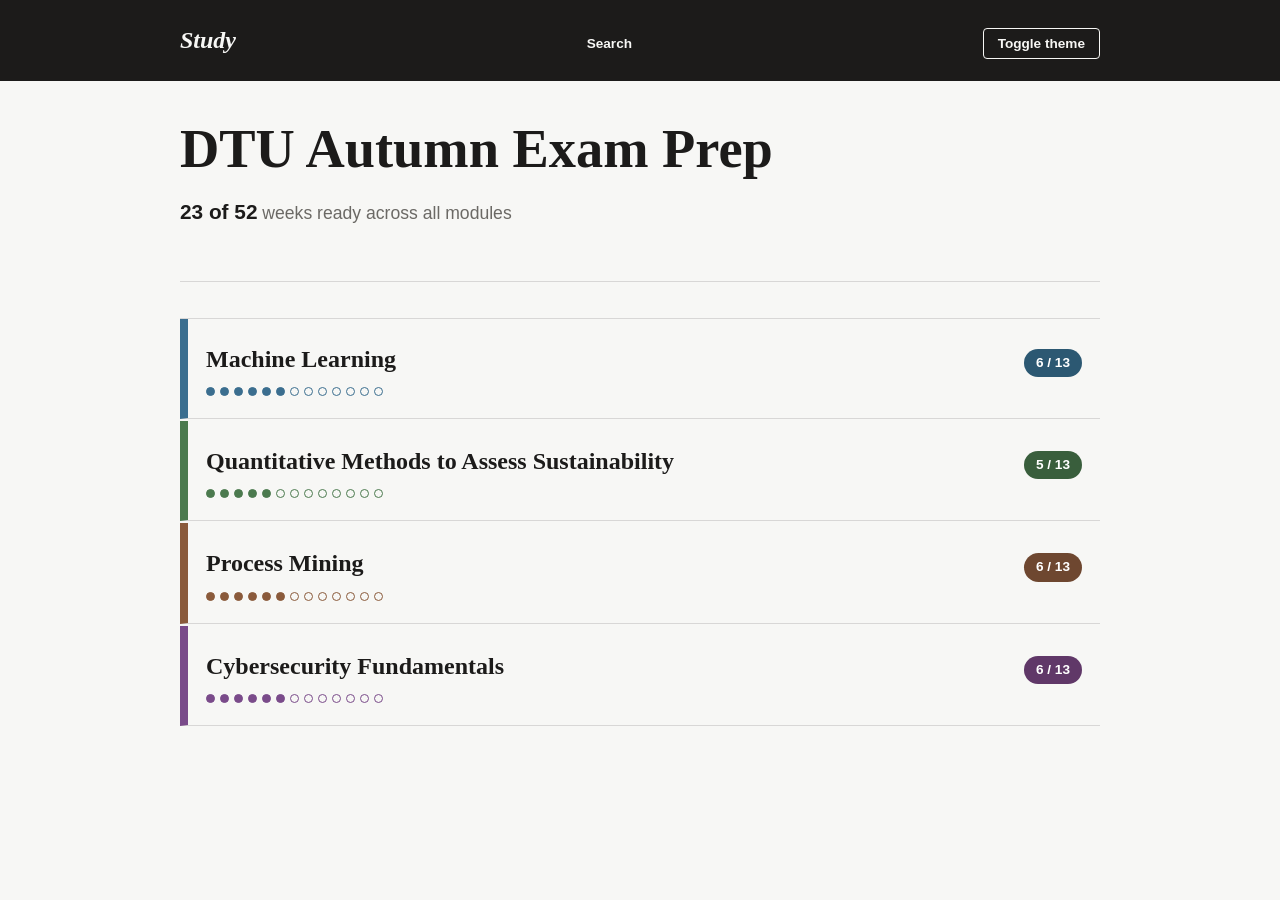
<file: index.html>
<!doctype html>
<html lang="en">
<head>
  <meta charset="utf-8" />
  <meta name="viewport" content="width=device-width, initial-scale=1" />
  <title>Study</title>
  <!--
    Applies any stored theme override before first paint, and shows a hint
    if the page was opened directly via file:// instead of a local server.
    Both run as a classic script, not a module — browsers block js/*.js
    (type="module") entirely under file://, so only a plain <script> like
    this one is guaranteed to run there.
  -->
  <script>
    (function () {
      try {
        var state = JSON.parse(localStorage.getItem("studysite:v1"));
        if (state && (state.theme === "light" || state.theme === "dark")) {
          document.documentElement.setAttribute("data-theme", state.theme);
        }
      } catch (e) {}
      if (location.protocol === "file:") {
        document.addEventListener("DOMContentLoaded", function () {
          var hint = document.createElement("p");
          hint.className = "fatal-error";
          hint.textContent = "You're opening this file directly — run it through a local server (see the README) so it can load its data.";
          document.body.insertBefore(hint, document.body.firstChild);
        });
      }
    })();
  </script>
  <link rel="stylesheet" href="css/common.css" />
</head>
<body>
  <header class="site-header">
    <div class="site-header__inner">
      <span class="site-header__name">Study</span>
      <a class="header-search-link" href="search.html">Search</a>
      <button class="theme-toggle" type="button" data-theme-toggle>Toggle theme</button>
    </div>
  </header>

  <div class="page">
    <main>
      <div class="hero">
        <h1 class="hero__title">DTU Autumn Exam Prep</h1>
        <p class="hero__stat" id="hero-stat"></p>
      </div>

      <ul class="module-list" id="module-list"></ul>
    </main>
  </div>

  <script type="module" src="js/common.js"></script>
  <script type="module" src="js/home.js"></script>
</body>
</html>
</file>
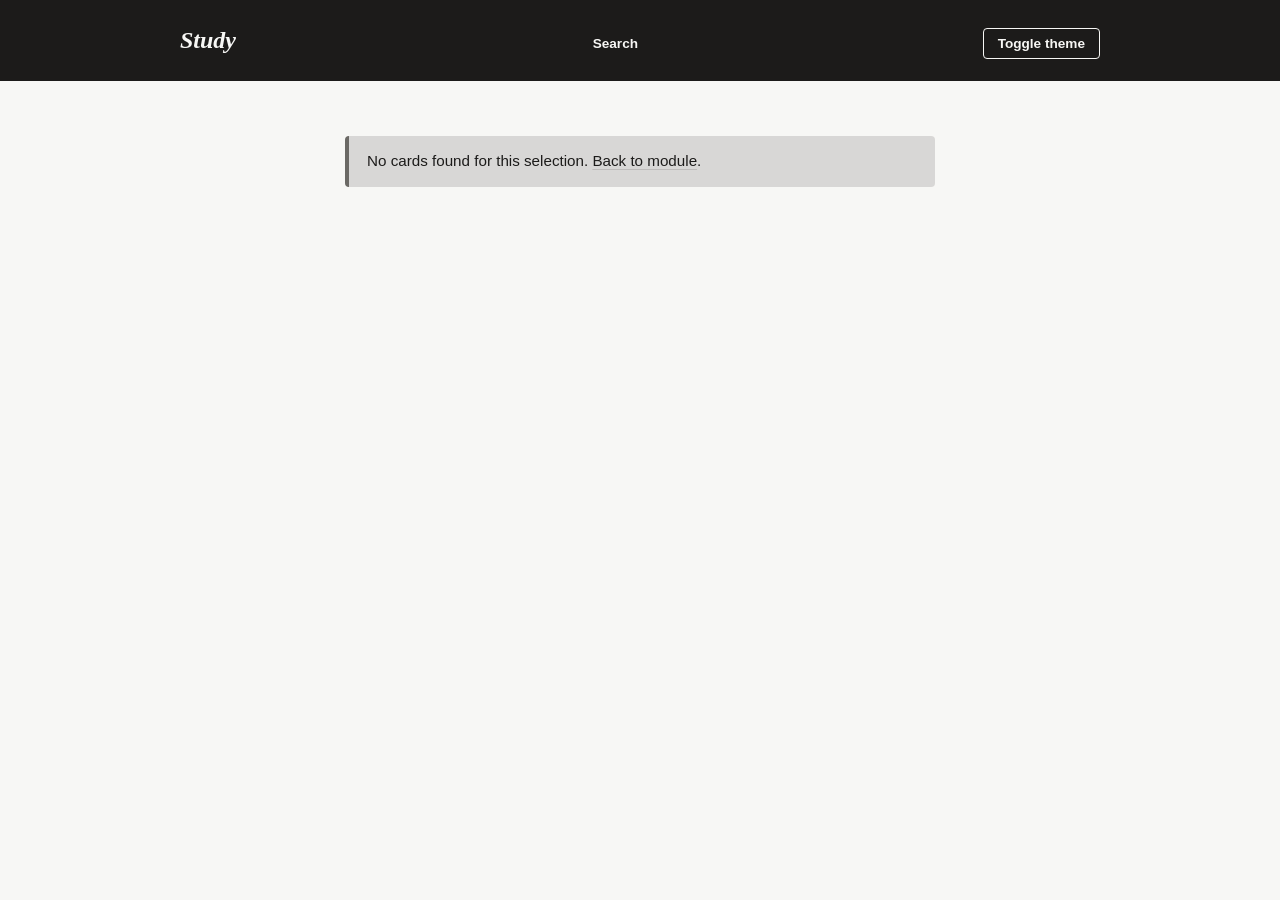
<file: flashcards.html>
<!doctype html>
<html lang="en">
<head>
  <meta charset="utf-8" />
  <meta name="viewport" content="width=device-width, initial-scale=1" />
  <title>Study</title>
  <!--
    Applies any stored theme override before first paint, and shows a hint
    if the page was opened directly via file:// instead of a local server.
    Both run as a classic script, not a module — browsers block js/*.js
    (type="module") entirely under file://, so only a plain <script> like
    this one is guaranteed to run there.
  -->
  <script>
    (function () {
      try {
        var state = JSON.parse(localStorage.getItem("studysite:v1"));
        if (state && (state.theme === "light" || state.theme === "dark")) {
          document.documentElement.setAttribute("data-theme", state.theme);
        }
      } catch (e) {}
      if (location.protocol === "file:") {
        document.addEventListener("DOMContentLoaded", function () {
          var hint = document.createElement("p");
          hint.className = "fatal-error";
          hint.textContent = "You're opening this file directly — run it through a local server (see the README) so it can load its data.";
          document.body.insertBefore(hint, document.body.firstChild);
        });
      }
    })();
  </script>
  <link rel="stylesheet" href="css/common.css" />
</head>
<body>
  <header class="site-header">
    <div class="site-header__inner">
      <span class="site-header__name"><a href="index.html">Study</a><span class="site-header__crumb" id="crumb"></span></span>
      <a class="header-search-link" href="search.html">Search</a>
      <button class="theme-toggle" type="button" data-theme-toggle>Toggle theme</button>
    </div>
  </header>

  <div class="page page--reading">
    <main>
      <div id="flashcards-content">
        <p id="flashcard-scope-label"></p>

        <div class="flashcard" id="flashcard">
          <div class="flashcard-inner">
            <div class="flashcard-face front" id="flashcard-front"></div>
            <div class="flashcard-face back" id="flashcard-back"></div>
          </div>
        </div>

        <div class="pdf-entry__controls">
          <button type="button" class="btn" id="flashcard-prev">Previous</button>
          <span class="pdf-entry__page-counter" id="flashcard-progress"></span>
          <button type="button" class="btn" id="flashcard-next">Next</button>
          <label><input type="checkbox" id="shuffle-toggle" /> Shuffle</label>
        </div>
      </div>
    </main>
  </div>

  <script type="module" src="js/common.js"></script>
  <script type="module" src="js/flashcards.js"></script>
</body>
</html>
</file>
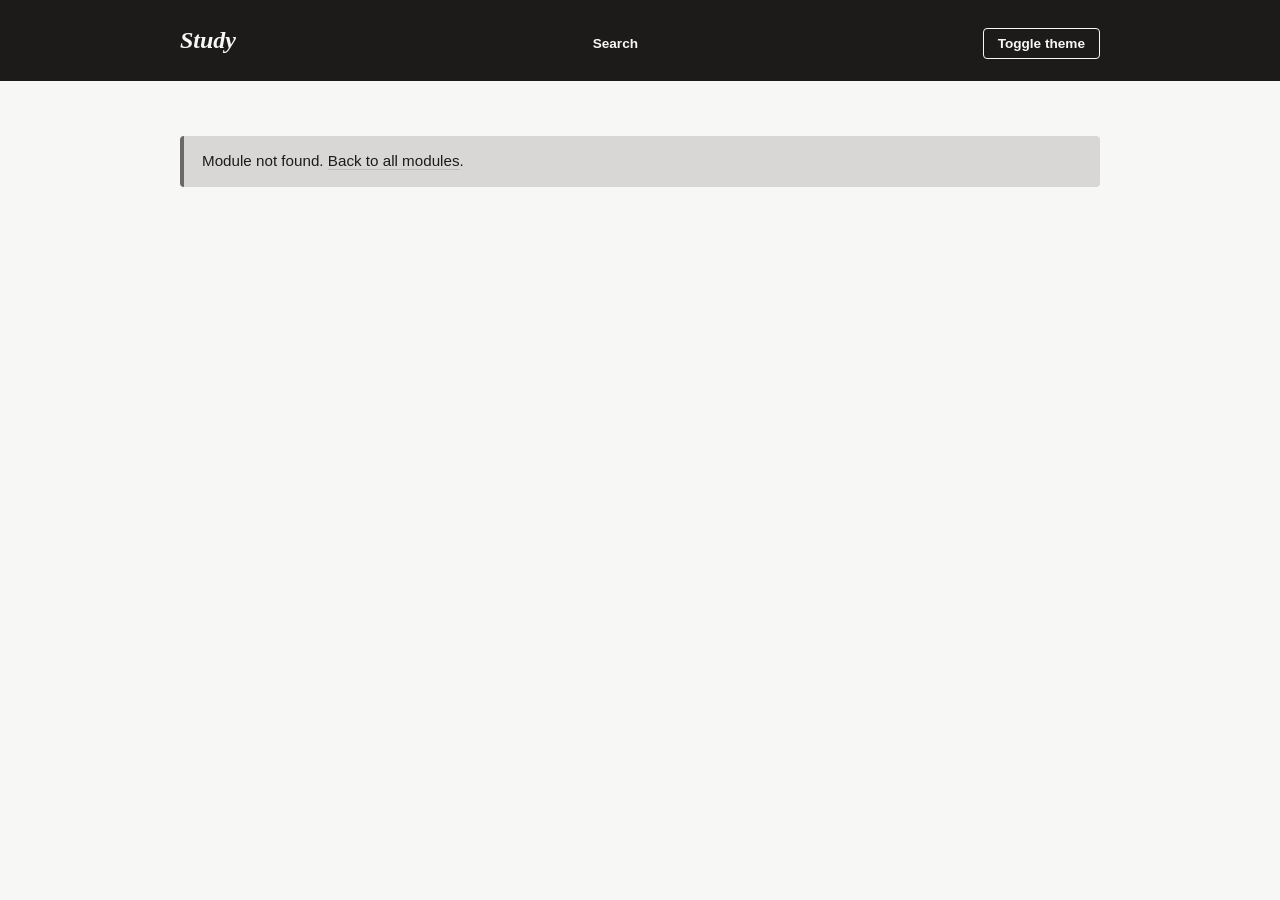
<file: module.html>
<!doctype html>
<html lang="en">
<head>
  <meta charset="utf-8" />
  <meta name="viewport" content="width=device-width, initial-scale=1" />
  <title>Study</title>
  <!--
    Applies any stored theme override before first paint, and shows a hint
    if the page was opened directly via file:// instead of a local server.
    Both run as a classic script, not a module — browsers block js/*.js
    (type="module") entirely under file://, so only a plain <script> like
    this one is guaranteed to run there.
  -->
  <script>
    (function () {
      try {
        var state = JSON.parse(localStorage.getItem("studysite:v1"));
        if (state && (state.theme === "light" || state.theme === "dark")) {
          document.documentElement.setAttribute("data-theme", state.theme);
        }
      } catch (e) {}
      if (location.protocol === "file:") {
        document.addEventListener("DOMContentLoaded", function () {
          var hint = document.createElement("p");
          hint.className = "fatal-error";
          hint.textContent = "You're opening this file directly — run it through a local server (see the README) so it can load its data.";
          document.body.insertBefore(hint, document.body.firstChild);
        });
      }
    })();
  </script>
  <link rel="stylesheet" href="css/common.css" />
</head>
<body>
  <header class="site-header">
    <div class="site-header__inner">
      <span class="site-header__name"><a href="index.html">Study</a><span class="site-header__crumb" id="crumb"></span></span>
      <a class="header-search-link" href="search.html">Search</a>
      <button class="theme-toggle" type="button" data-theme-toggle>Toggle theme</button>
    </div>
  </header>

  <div class="page">
    <main>
      <div id="module-intro"></div>
      <ul class="week-list" id="week-list"></ul>
    </main>
  </div>

  <script type="module" src="js/common.js"></script>
  <script type="module" src="js/module.js"></script>
</body>
</html>
</file>
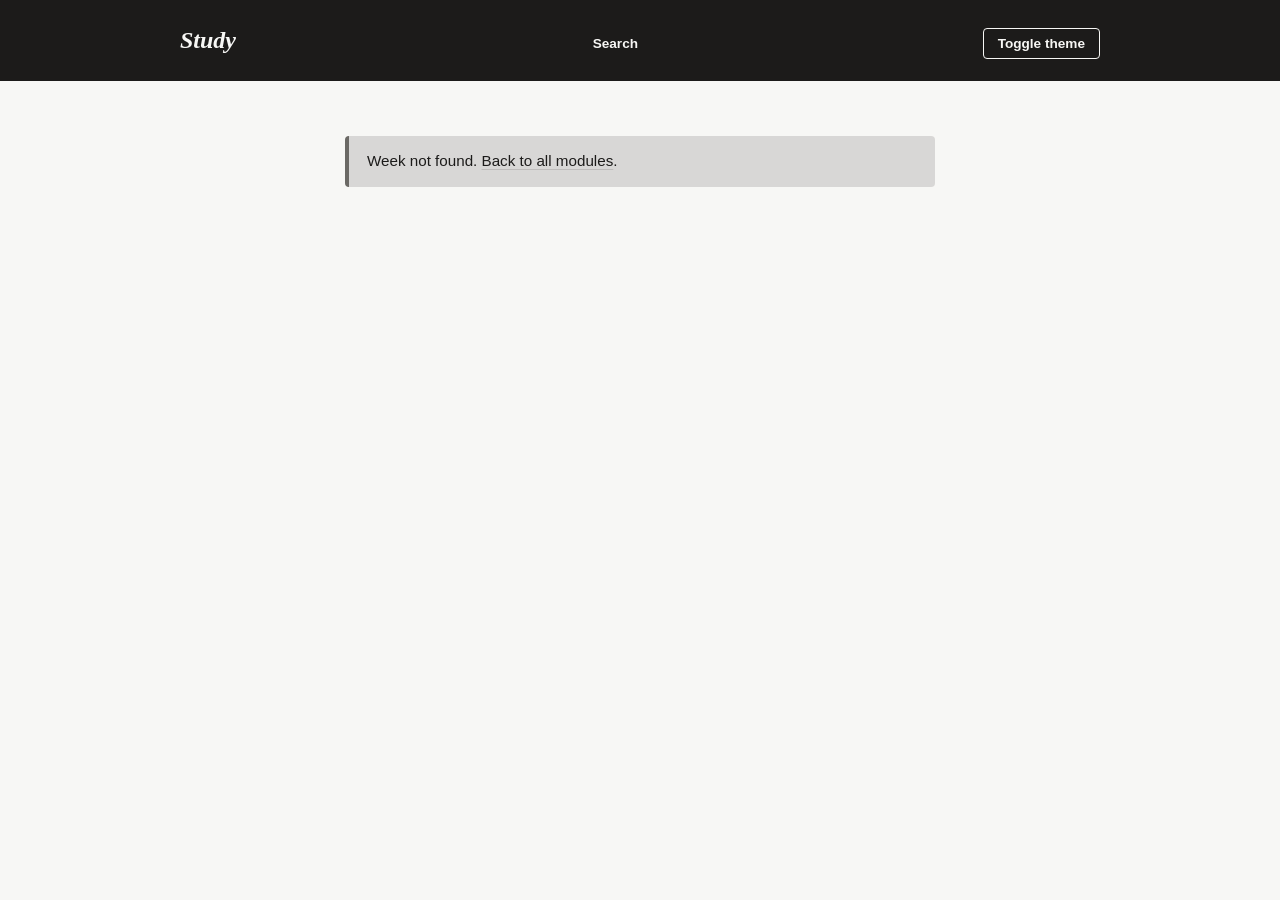
<file: notes.html>
<!doctype html>
<html lang="en">
<head>
  <meta charset="utf-8" />
  <meta name="viewport" content="width=device-width, initial-scale=1" />
  <title>Study</title>
  <!--
    Applies any stored theme override before first paint, and shows a hint
    if the page was opened directly via file:// instead of a local server.
    Both run as a classic script, not a module — browsers block js/*.js
    (type="module") entirely under file://, so only a plain <script> like
    this one is guaranteed to run there.
  -->
  <script>
    (function () {
      try {
        var state = JSON.parse(localStorage.getItem("studysite:v1"));
        if (state && (state.theme === "light" || state.theme === "dark")) {
          document.documentElement.setAttribute("data-theme", state.theme);
        }
      } catch (e) {}
      if (location.protocol === "file:") {
        document.addEventListener("DOMContentLoaded", function () {
          var hint = document.createElement("p");
          hint.className = "fatal-error";
          hint.textContent = "You're opening this file directly — run it through a local server (see the README) so it can load its data.";
          document.body.insertBefore(hint, document.body.firstChild);
        });
      }
    })();
  </script>
  <link rel="stylesheet" href="css/common.css" />
</head>
<body>
  <header class="site-header">
    <div class="site-header__inner">
      <span class="site-header__name"><a href="index.html">Study</a><span class="site-header__crumb" id="crumb"></span></span>
      <a class="header-search-link" href="search.html">Search</a>
      <button class="theme-toggle" type="button" data-theme-toggle>Toggle theme</button>
    </div>
  </header>

  <div class="page page--reading">
    <main>
      <div id="notes-content"></div>
    </main>
  </div>

  <script type="module" src="js/common.js"></script>
  <script type="module" src="js/notes.js"></script>
</body>
</html>
</file>
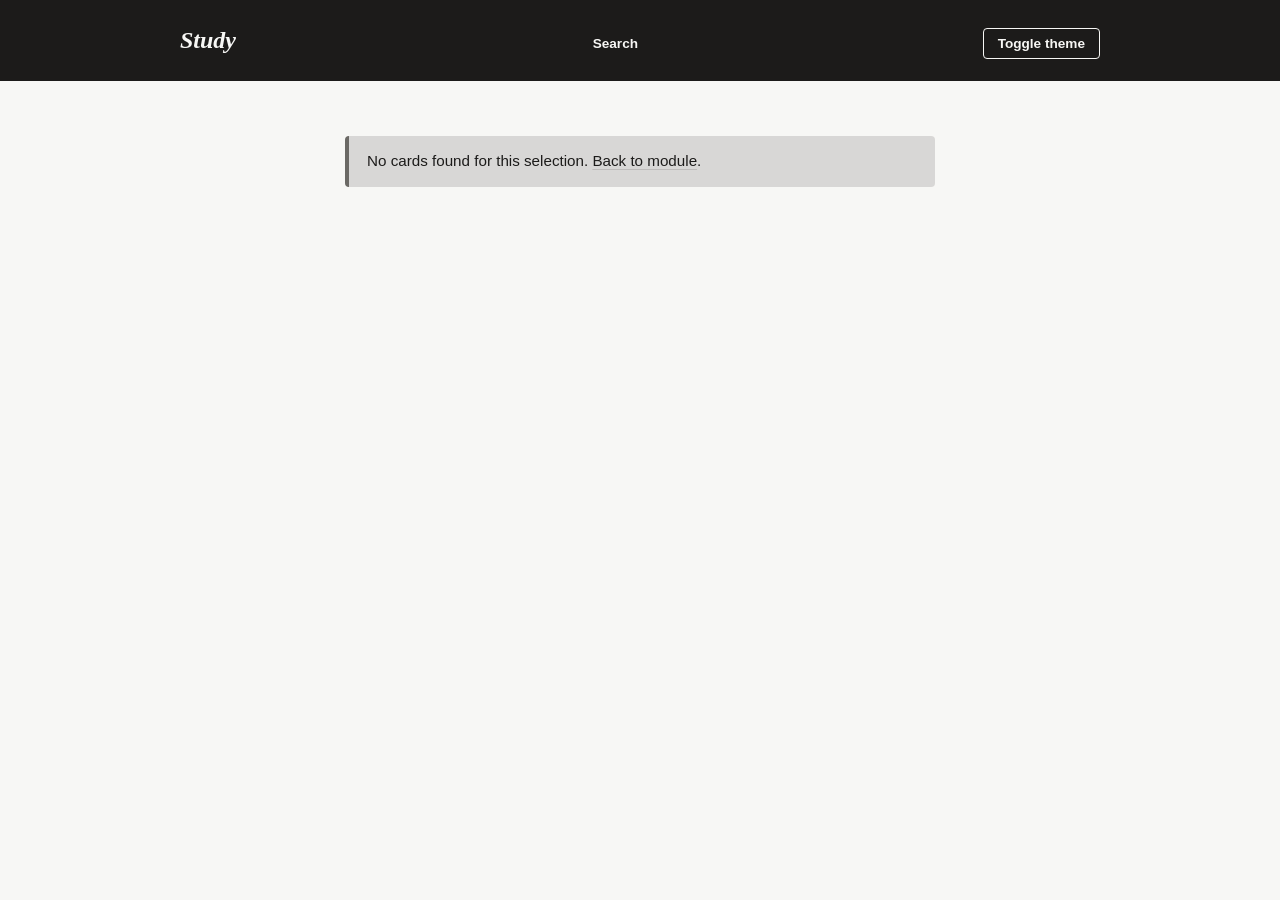
<file: quiz.html>
<!doctype html>
<html lang="en">
<head>
  <meta charset="utf-8" />
  <meta name="viewport" content="width=device-width, initial-scale=1" />
  <title>Study</title>
  <!--
    Applies any stored theme override before first paint, and shows a hint
    if the page was opened directly via file:// instead of a local server.
    Both run as a classic script, not a module — browsers block js/*.js
    (type="module") entirely under file://, so only a plain <script> like
    this one is guaranteed to run there.
  -->
  <script>
    (function () {
      try {
        var state = JSON.parse(localStorage.getItem("studysite:v1"));
        if (state && (state.theme === "light" || state.theme === "dark")) {
          document.documentElement.setAttribute("data-theme", state.theme);
        }
      } catch (e) {}
      if (location.protocol === "file:") {
        document.addEventListener("DOMContentLoaded", function () {
          var hint = document.createElement("p");
          hint.className = "fatal-error";
          hint.textContent = "You're opening this file directly — run it through a local server (see the README) so it can load its data.";
          document.body.insertBefore(hint, document.body.firstChild);
        });
      }
    })();
  </script>
  <link rel="stylesheet" href="css/common.css" />
</head>
<body>
  <header class="site-header">
    <div class="site-header__inner">
      <span class="site-header__name"><a href="index.html">Study</a><span class="site-header__crumb" id="crumb"></span></span>
      <a class="header-search-link" href="search.html">Search</a>
      <button class="theme-toggle" type="button" data-theme-toggle>Toggle theme</button>
    </div>
  </header>

  <div class="page page--reading">
    <main>
      <div id="quiz-content">
        <section id="quiz-question-section">
          <p id="quiz-score"></p>
          <p id="quiz-question"></p>
          <div id="quiz-options"></div>
          <p id="quiz-feedback"></p>
          <button type="button" class="btn btn--primary" id="quiz-next" hidden>Next</button>
        </section>

        <section id="quiz-end" hidden>
          <p>Final score: <span id="quiz-final-score"></span></p>
          <button type="button" class="btn btn--primary" id="quiz-retry-wrong" hidden>Retry wrong only</button>
        </section>
      </div>
    </main>
  </div>

  <script type="module" src="js/common.js"></script>
  <script type="module" src="js/quiz.js"></script>
</body>
</html>
</file>
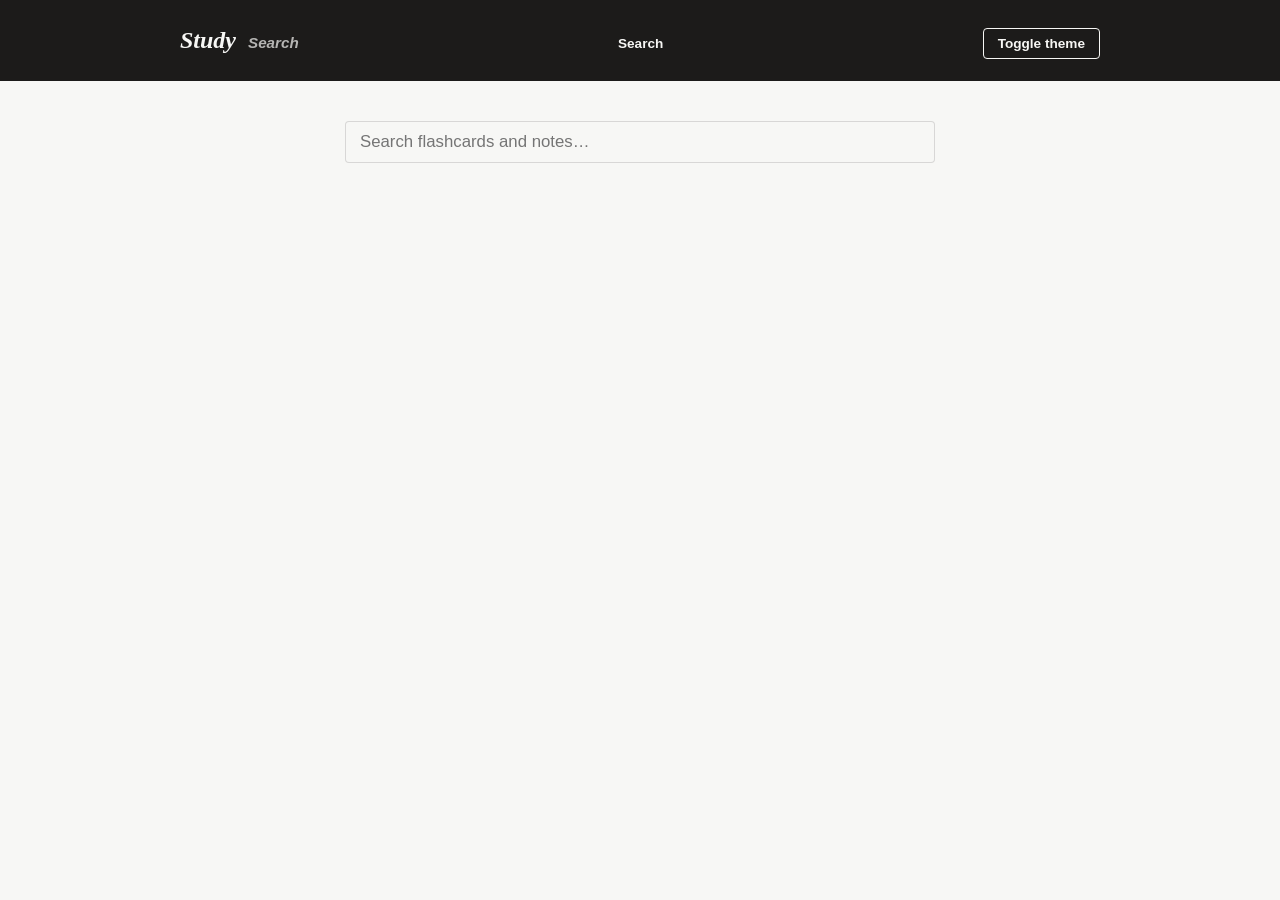
<file: search.html>
<!doctype html>
<html lang="en">
<head>
  <meta charset="utf-8" />
  <meta name="viewport" content="width=device-width, initial-scale=1" />
  <title>Search — Study</title>
  <!--
    Applies any stored theme override before first paint, and shows a hint
    if the page was opened directly via file:// instead of a local server.
    Both run as a classic script, not a module — browsers block js/*.js
    (type="module") entirely under file://, so only a plain <script> like
    this one is guaranteed to run there.
  -->
  <script>
    (function () {
      try {
        var state = JSON.parse(localStorage.getItem("studysite:v1"));
        if (state && (state.theme === "light" || state.theme === "dark")) {
          document.documentElement.setAttribute("data-theme", state.theme);
        }
      } catch (e) {}
      if (location.protocol === "file:") {
        document.addEventListener("DOMContentLoaded", function () {
          var hint = document.createElement("p");
          hint.className = "fatal-error";
          hint.textContent = "You're opening this file directly — run it through a local server (see the README) so it can load its data.";
          document.body.insertBefore(hint, document.body.firstChild);
        });
      }
    })();
  </script>
  <link rel="stylesheet" href="css/common.css" />
</head>
<body>
  <header class="site-header">
    <div class="site-header__inner">
      <span class="site-header__name"><a href="index.html">Study</a><span class="site-header__crumb">Search</span></span>
      <a class="header-search-link" href="search.html">Search</a>
      <button class="theme-toggle" type="button" data-theme-toggle>Toggle theme</button>
    </div>
  </header>

  <div class="page page--reading">
    <main>
      <input type="search" id="search-box" placeholder="Search flashcards and notes…" class="search-box" />
      <p id="search-status"></p>
      <ul id="search-results" class="search-results"></ul>
    </main>
  </div>

  <script type="module" src="js/common.js"></script>
  <script type="module" src="js/search.js"></script>
</body>
</html>
</file>
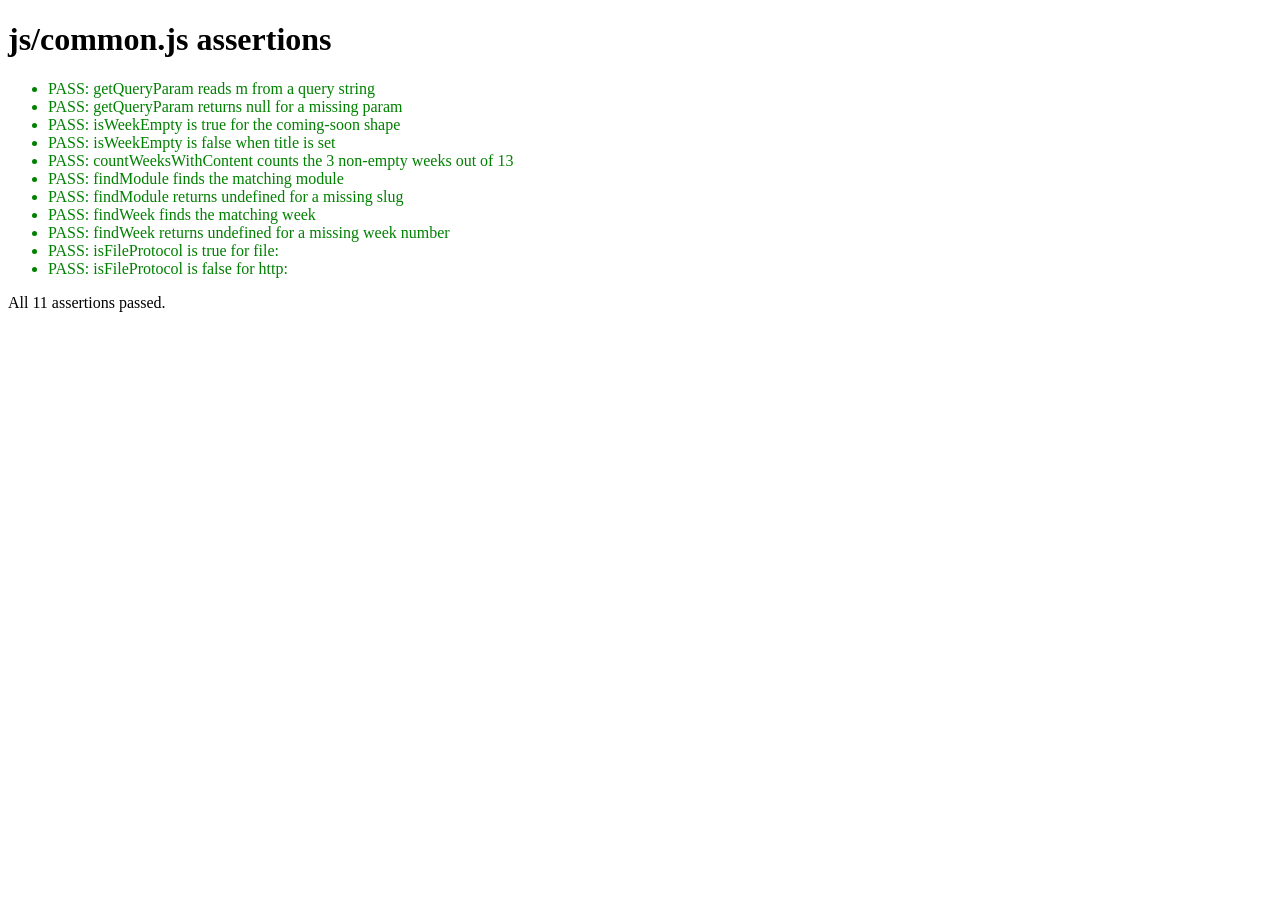
<file: tests/test-common.html>
<!doctype html>
<html lang="en">
<head>
  <meta charset="utf-8" />
  <title>test-common</title>
</head>
<body>
  <h1>js/common.js assertions</h1>
  <ul id="results"></ul>
  <p id="summary"></p>

  <script type="module">
    import {
      getQueryParam,
      isWeekEmpty,
      countWeeksWithContent,
      findModule,
      findWeek,
      isFileProtocol,
    } from "../js/common.js";

    const results = document.getElementById("results");
    let total = 0;
    let passed = 0;

    function assert(condition, label) {
      total++;
      if (condition) passed++;
      const li = document.createElement("li");
      li.textContent = `${condition ? "PASS" : "FAIL"}: ${label}`;
      li.style.color = condition ? "green" : "crimson";
      results.appendChild(li);
    }

    assert(getQueryParam("m", "?m=ml&w=3") === "ml", "getQueryParam reads m from a query string");
    assert(getQueryParam("x", "?m=ml") === null, "getQueryParam returns null for a missing param");

    assert(
      isWeekEmpty({ title: "", pdfs: [], cards: null }) === true,
      "isWeekEmpty is true for the coming-soon shape"
    );
    assert(
      isWeekEmpty({ title: "X", pdfs: [], cards: null }) === false,
      "isWeekEmpty is false when title is set"
    );

    const fixtureModule = {
      slug: "fixture",
      title: "Fixture",
      weeks: [
        { week: 1, title: "A", pdfs: [{ name: "x", file: "x.pdf" }], cards: "week-01.json" },
        { week: 2, title: "B", pdfs: [], cards: "week-02.json" },
        { week: 3, title: "", pdfs: [], cards: null },
        { week: 4, title: "C", pdfs: [{ name: "x", file: "x.pdf" }], cards: null },
        { week: 5, title: "", pdfs: [], cards: null },
        { week: 6, title: "", pdfs: [], cards: null },
        { week: 7, title: "", pdfs: [], cards: null },
        { week: 8, title: "", pdfs: [], cards: null },
        { week: 9, title: "", pdfs: [], cards: null },
        { week: 10, title: "", pdfs: [], cards: null },
        { week: 11, title: "", pdfs: [], cards: null },
        { week: 12, title: "", pdfs: [], cards: null },
        { week: 13, title: "", pdfs: [], cards: null },
      ],
    };
    assert(
      countWeeksWithContent(fixtureModule) === 3,
      "countWeeksWithContent counts the 3 non-empty weeks out of 13"
    );

    const fixtureManifest = { modules: [fixtureModule] };
    assert(findModule(fixtureManifest, "fixture") === fixtureModule, "findModule finds the matching module");
    assert(findModule(fixtureManifest, "nope") === undefined, "findModule returns undefined for a missing slug");
    assert(findWeek(fixtureModule, 2) === fixtureModule.weeks[1], "findWeek finds the matching week");
    assert(findWeek(fixtureModule, 99) === undefined, "findWeek returns undefined for a missing week number");

    assert(isFileProtocol("file:") === true, "isFileProtocol is true for file:");
    assert(isFileProtocol("http:") === false, "isFileProtocol is false for http:");

    document.getElementById("summary").textContent =
      passed === total ? `All ${total} assertions passed.` : `${passed}/${total} assertions passed.`;
  </script>
</body>
</html>
</file>
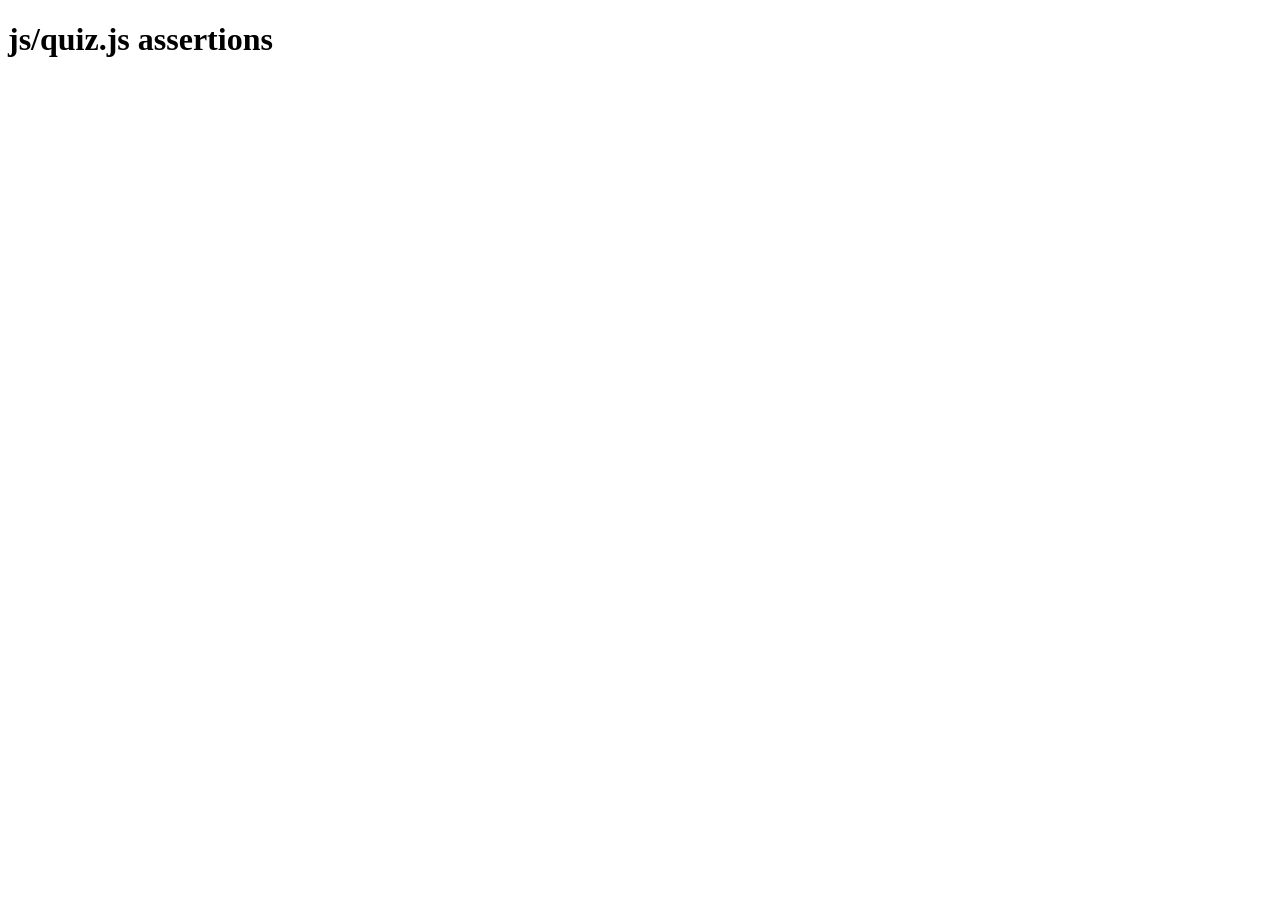
<file: tests/test-quiz.html>
<!doctype html>
<html lang="en">
<head>
  <meta charset="utf-8" />
  <title>test-quiz</title>
</head>
<body>
  <h1>js/quiz.js assertions</h1>
  <ul id="results"></ul>
  <p id="summary"></p>

  <script type="module">
    import { buildQuizQuestion, scoreForWeekKey } from "../js/quiz.js";

    const results = document.getElementById("results");
    let total = 0;
    let passed = 0;

    function assert(condition, label) {
      total++;
      if (condition) passed++;
      const li = document.createElement("li");
      li.textContent = `${condition ? "PASS" : "FAIL"}: ${label}`;
      li.style.color = condition ? "green" : "crimson";
      results.appendChild(li);
    }

    const card = {
      id: "ml-w01-001",
      question: "What is the bias-variance tradeoff?",
      answer: "The tradeoff between bias and variance.",
      distractors: ["Wrong 1", "Wrong 2", "Wrong 3"],
    };
    const q = buildQuizQuestion(card);

    assert(q.id === card.id, "question id matches the card id");
    assert(q.question === card.question, "question text matches the card question");
    assert(q.options.length === 4, "options has length 4");
    assert(q.options.includes(card.answer), "options includes the correct answer");
    for (const d of card.distractors) {
      assert(q.options.includes(d), `options includes distractor "${d}"`);
    }
    assert(q.options[q.correctIndex] === card.answer, "options[correctIndex] is the correct answer");

    assert(scoreForWeekKey("ml", 3) === "ml-w03", 'scoreForWeekKey("ml", 3) === "ml-w03"');
    assert(scoreForWeekKey("cybersecurity", 13) === "cybersecurity-w13", 'scoreForWeekKey("cybersecurity", 13) === "cybersecurity-w13"');

    document.getElementById("summary").textContent =
      passed === total ? `All ${total} assertions passed.` : `${passed}/${total} assertions passed.`;
  </script>
</body>
</html>
</file>
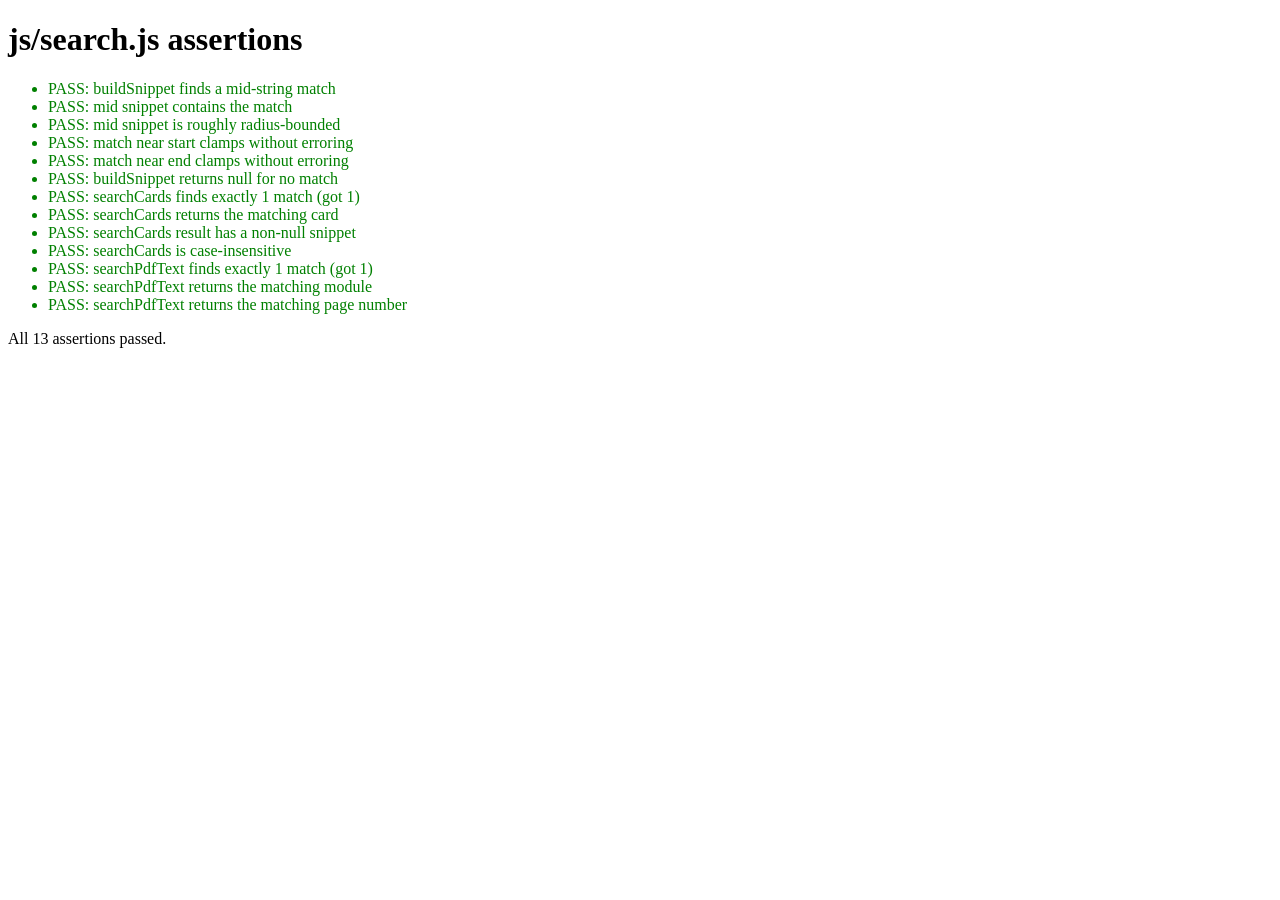
<file: tests/test-search.html>
<!doctype html>
<html lang="en">
<head>
  <meta charset="utf-8" />
  <title>test-search</title>
</head>
<body>
  <h1>js/search.js assertions</h1>
  <ul id="results"></ul>
  <p id="summary"></p>

  <script type="module">
    import { buildSnippet, searchCards, searchPdfText } from "../js/search.js";

    const resultsEl = document.getElementById("results");
    let total = 0;
    let passed = 0;

    function assert(condition, label) {
      total++;
      if (condition) passed++;
      const li = document.createElement("li");
      li.textContent = `${condition ? "PASS" : "FAIL"}: ${label}`;
      li.style.color = condition ? "green" : "crimson";
      resultsEl.appendChild(li);
    }

    const longText = "The quick brown fox jumps over the lazy dog. ".repeat(10) + "regression analysis" + " and then more words follow after this point to pad things out further here.";
    const midSnippet = buildSnippet(longText, "regression", 20);
    assert(midSnippet !== null, "buildSnippet finds a mid-string match");
    assert(midSnippet.toLowerCase().includes("regression"), "mid snippet contains the match");
    assert(midSnippet.length <= 20 * 2 + "regression".length + 5, "mid snippet is roughly radius-bounded");

    const startSnippet = buildSnippet("regression at the very start of the string here", "regression", 10);
    assert(startSnippet !== null && startSnippet.startsWith("regression"), "match near start clamps without erroring");

    const endText = "some text leading up to the end word target";
    const endSnippet = buildSnippet(endText, "target", 10);
    assert(endSnippet !== null && endSnippet.endsWith("target"), "match near end clamps without erroring");

    assert(buildSnippet("nothing relevant here", "zzz", 20) === null, "buildSnippet returns null for no match");

    const cardIndex = [
      { module: "ml", week: 1, card: { id: "ml-w01-001", question: "What is regression?", answer: "A statistical method." } },
      { module: "ml", week: 1, card: { id: "ml-w01-002", question: "What is a CPU?", answer: "A processor." } },
    ];
    const cardMatches = searchCards(cardIndex, "regression");
    assert(cardMatches.length === 1, `searchCards finds exactly 1 match (got ${cardMatches.length})`);
    assert(cardMatches[0]?.card.id === "ml-w01-001", "searchCards returns the matching card");
    assert(cardMatches[0]?.snippet !== null, "searchCards result has a non-null snippet");

    const caseMatches = searchCards(cardIndex, "REGRESSION");
    assert(caseMatches.length === 1, "searchCards is case-insensitive");

    const pdfIndex = [
      { module: "ml", week: 1, file: "lecture.pdf", pages: [{ page: 1, text: "Introduction to regression models." }] },
      { module: "sustainability", week: 1, file: "lecture.pdf", pages: [{ page: 1, text: "Life cycle assessment basics." }] },
    ];
    const pdfMatches = searchPdfText(pdfIndex, "regression");
    assert(pdfMatches.length === 1, `searchPdfText finds exactly 1 match (got ${pdfMatches.length})`);
    assert(pdfMatches[0]?.module === "ml", "searchPdfText returns the matching module");
    assert(pdfMatches[0]?.page === 1, "searchPdfText returns the matching page number");

    document.getElementById("summary").textContent =
      passed === total ? `All ${total} assertions passed.` : `${passed}/${total} assertions passed.`;
  </script>
</body>
</html>
</file>
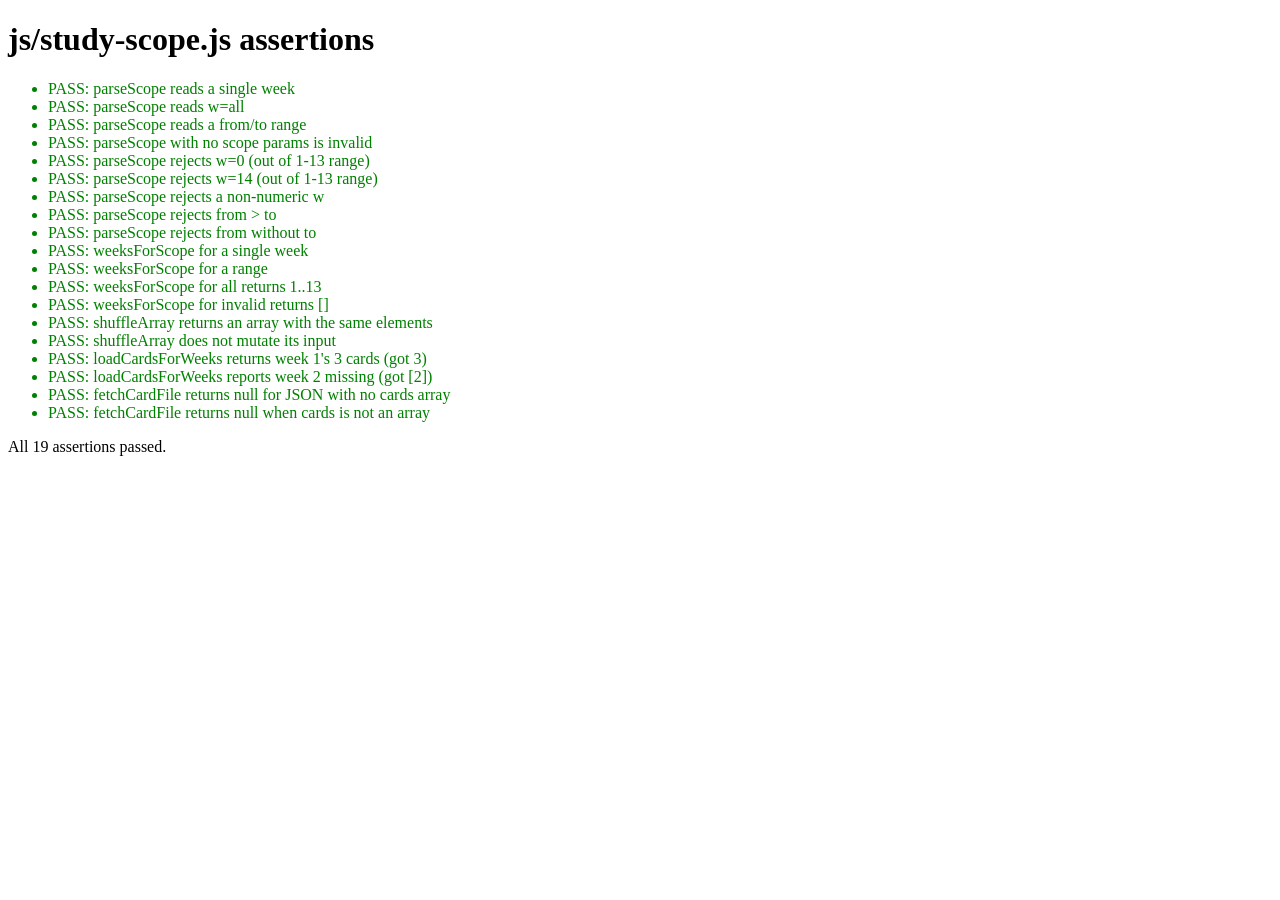
<file: tests/test-study-scope.html>
<!doctype html>
<html lang="en">
<head>
  <meta charset="utf-8" />
  <title>test-study-scope</title>
</head>
<body>
  <h1>js/study-scope.js assertions</h1>
  <ul id="results"></ul>
  <p id="summary"></p>

  <script type="module">
    import { parseScope, weeksForScope, loadCardsForWeeks, shuffleArray, fetchCardFile } from "../js/study-scope.js";

    const results = document.getElementById("results");
    let total = 0;
    let passed = 0;

    function assert(condition, label) {
      total++;
      if (condition) passed++;
      const li = document.createElement("li");
      li.textContent = `${condition ? "PASS" : "FAIL"}: ${label}`;
      li.style.color = condition ? "green" : "crimson";
      results.appendChild(li);
    }

    function deepEqual(a, b) {
      return JSON.stringify(a) === JSON.stringify(b);
    }

    assert(deepEqual(parseScope("?m=ml&w=3"), { type: "week", week: 3 }), "parseScope reads a single week");
    assert(deepEqual(parseScope("?m=ml&w=all"), { type: "all" }), "parseScope reads w=all");
    assert(
      deepEqual(parseScope("?m=ml&from=2&to=5"), { type: "range", from: 2, to: 5 }),
      "parseScope reads a from/to range"
    );
    assert(deepEqual(parseScope("?m=ml"), { type: "invalid" }), "parseScope with no scope params is invalid");
    assert(deepEqual(parseScope("?w=0"), { type: "invalid" }), "parseScope rejects w=0 (out of 1-13 range)");
    assert(deepEqual(parseScope("?w=14"), { type: "invalid" }), "parseScope rejects w=14 (out of 1-13 range)");
    assert(deepEqual(parseScope("?w=abc"), { type: "invalid" }), "parseScope rejects a non-numeric w");
    assert(deepEqual(parseScope("?from=5&to=2"), { type: "invalid" }), "parseScope rejects from > to");
    assert(deepEqual(parseScope("?from=1"), { type: "invalid" }), "parseScope rejects from without to");

    assert(deepEqual(weeksForScope({ type: "week", week: 3 }), [3]), "weeksForScope for a single week");
    assert(
      deepEqual(weeksForScope({ type: "range", from: 2, to: 5 }), [2, 3, 4, 5]),
      "weeksForScope for a range"
    );
    assert(
      deepEqual(weeksForScope({ type: "all" }), Array.from({ length: 13 }, (_, i) => i + 1)),
      "weeksForScope for all returns 1..13"
    );
    assert(deepEqual(weeksForScope({ type: "invalid" }), []), "weeksForScope for invalid returns []");

    const original = [1, 2, 3];
    const shuffled = shuffleArray(original);
    assert(
      shuffled.length === 3 && [1, 2, 3].every((n) => shuffled.includes(n)),
      "shuffleArray returns an array with the same elements"
    );
    assert(deepEqual(original, [1, 2, 3]), "shuffleArray does not mutate its input");

    const week1Cards = {
      module: "fixture",
      week: 1,
      title: "Week 1",
      cards: [
        { id: "fixture-w01-001", question: "Q1", answer: "A1", distractors: ["x", "y", "z"] },
        { id: "fixture-w01-002", question: "Q2", answer: "A2", distractors: ["x", "y", "z"] },
        { id: "fixture-w01-003", question: "Q3", answer: "A3", distractors: ["x", "y", "z"] },
      ],
    };
    const fixtureModule = {
      slug: "fixture",
      title: "Fixture",
      weeks: [
        { week: 1, title: "Week 1", pdfs: [], cards: "week-01.json" },
        { week: 2, title: "Week 2", pdfs: [], cards: "week-02.json" },
      ],
    };
    const fakeFetchCardFile = async (slug, filename) =>
      filename === "week-01.json" ? week1Cards : null;

    const result = await loadCardsForWeeks("fixture", fixtureModule, [1, 2], fakeFetchCardFile);
    assert(result.cards.length === 3, `loadCardsForWeeks returns week 1's 3 cards (got ${result.cards.length})`);
    assert(deepEqual(result.missingWeeks, [2]), `loadCardsForWeeks reports week 2 missing (got ${JSON.stringify(result.missingWeeks)})`);

    // fetchCardFile must treat a wrong-shaped (but validly parsed) deck the
    // same as a 404 — a typo'd key or wrong top-level type shouldn't crash
    // the caller that iterates `.cards`.
    const realFetch = window.fetch;
    window.fetch = async () => ({ ok: true, json: async () => ({ not: "the right shape" }) });
    const badShape = await fetchCardFile("ml", "week-99.json");
    assert(badShape === null, "fetchCardFile returns null for JSON with no cards array");
    window.fetch = async () => ({ ok: true, json: async () => ({ cards: "not-an-array" }) });
    const badCardsType = await fetchCardFile("ml", "week-99.json");
    assert(badCardsType === null, "fetchCardFile returns null when cards is not an array");
    window.fetch = realFetch;

    document.getElementById("summary").textContent =
      passed === total ? `All ${total} assertions passed.` : `${passed}/${total} assertions passed.`;
  </script>
</body>
</html>
</file>
<file: css/common.css>
/* common.css — design tokens and shared components for every page.
   Loaded by every HTML page alongside common.js. */

:root {
  --paper: #f7f7f5;
  --ink: #1c1b1a;
  --ink-muted: #6b6965;
  --border: rgba(28, 27, 26, 0.14);
  --radius: 4px;
  --content-width: 70ch;

  --serif: "Iowan Old Style", "Palatino Linotype", Georgia, "Times New Roman", serif;
  --sans: -apple-system, "Segoe UI", Roboto, "Helvetica Neue", Arial, sans-serif;

  /* Module identity colors: the plain tone marks borders/dots, the
     "strong" tone is darkened for solid fills (badges, buttons) so
     white text keeps AA contrast against it either way. */
  --accent-ml: #3b6e8f;
  --accent-ml-strong: #2c5872;
  --accent-sustainability: #4b7a4e;
  --accent-sustainability-strong: #395e3c;
  --accent-process-mining: #8a5a3b;
  --accent-process-mining-strong: #6e4730;
  --accent-cybersecurity: #7a4b8a;
  --accent-cybersecurity-strong: #603868;
}

@media (prefers-color-scheme: dark) {
  :root {
    --paper: #1a1a19;
    --ink: #e8e6e1;
    --ink-muted: #a8a6a1;
    --border: rgba(232, 230, 225, 0.16);
  }
}

/* Manual override set by common.js, takes precedence over the media query above. */
:root[data-theme="light"] {
  --paper: #f7f7f5;
  --ink: #1c1b1a;
  --ink-muted: #6b6965;
  --border: rgba(28, 27, 26, 0.14);
}

:root[data-theme="dark"] {
  --paper: #1a1a19;
  --ink: #e8e6e1;
  --ink-muted: #a8a6a1;
  --border: rgba(232, 230, 225, 0.16);
}

/* Module accent — shared by .module-row (home) and .module-intro (module page). */
.ml { --row-accent: var(--accent-ml); --row-accent-strong: var(--accent-ml-strong); }
.sustainability { --row-accent: var(--accent-sustainability); --row-accent-strong: var(--accent-sustainability-strong); }
.process-mining { --row-accent: var(--accent-process-mining); --row-accent-strong: var(--accent-process-mining-strong); }
.cybersecurity { --row-accent: var(--accent-cybersecurity); --row-accent-strong: var(--accent-cybersecurity-strong); }

* {
  box-sizing: border-box;
}

html {
  color-scheme: light dark;
}

body {
  margin: 0;
  background: var(--paper);
  color: var(--ink);
  font-family: var(--serif);
  font-size: 18px;
  line-height: 1.5;
  -webkit-font-smoothing: antialiased;
}

a {
  color: inherit;
}

a:not(.btn) {
  text-decoration-color: var(--border);
  text-underline-offset: 3px;
}

a:not(.btn):hover {
  text-decoration-color: currentColor;
}

:focus-visible {
  outline: 2px solid var(--row-accent, var(--ink));
  outline-offset: 2px;
}

/* ---------- layout shell ---------- */

.page {
  max-width: 960px;
  margin: 0 auto;
  padding: 0 20px 64px;
}

.page--reading {
  max-width: var(--content-width);
}

/* Header is an inverted band — var(--ink) as background, var(--paper) as
   text — so it always reads as a bold "cover strip" against the page in
   both light and dark mode, without a separate set of theme variables. */
header.site-header {
  background: var(--ink);
  color: var(--paper);
}

.site-header__inner {
  display: flex;
  align-items: baseline;
  justify-content: space-between;
  gap: 16px;
  max-width: 960px;
  margin: 0 auto;
  padding: 22px 20px;
}

.site-header__name {
  font-family: var(--serif);
  font-style: italic;
  font-weight: 700;
  font-size: 1.5rem;
}

.site-header__name a {
  text-decoration: none;
  color: inherit;
}

.site-header__crumb {
  margin-left: 12px;
  font-family: var(--sans);
  font-size: 0.95rem;
  opacity: 0.7;
}

.header-search-link {
  font-family: var(--sans);
  font-weight: 600;
  font-size: 0.85rem;
  color: var(--paper);
  text-decoration: none;
}

.header-search-link:hover {
  text-decoration: underline;
}

.theme-toggle {
  font-family: var(--sans);
  font-weight: 600;
  font-size: 0.85rem;
  background: none;
  border: 1px solid var(--paper);
  border-radius: var(--radius);
  color: var(--paper);
  padding: 7px 14px;
  cursor: pointer;
}

.theme-toggle:hover {
  background: var(--paper);
  color: var(--ink);
}

main {
  padding-top: 40px;
}

/* ---------- hero (home) ---------- */

.hero {
  padding-bottom: 36px;
  margin-bottom: 36px;
  border-bottom: 1px solid var(--border);
}

.hero__title {
  font-family: var(--serif);
  font-weight: 700;
  font-size: clamp(2.4rem, 5vw, 3.4rem);
  line-height: 1.05;
  margin: 0 0 10px;
}

.hero__stat {
  font-family: var(--sans);
  font-size: 1.1rem;
  color: var(--ink-muted);
}

.hero__stat strong {
  color: var(--ink);
  font-size: 1.3rem;
  font-variant-numeric: tabular-nums;
}

/* ---------- progress dots (shared: home list + module page) ---------- */

.dots {
  display: flex;
  gap: 5px;
  margin-top: 10px;
  list-style: none;
  padding: 0;
}

.dots li {
  width: 9px;
  height: 9px;
  border-radius: 50%;
  border: 1.5px solid var(--row-accent, var(--ink-muted));
  background: transparent;
}

.dots li.filled {
  background: var(--row-accent, var(--ink-muted));
}

/* ---------- error / empty states (shared) ---------- */

.fatal-error {
  font-family: var(--sans);
  font-size: 0.95rem;
  color: var(--ink);
  background: var(--border);
  border-left: 4px solid var(--row-accent, var(--ink-muted));
  border-radius: var(--radius);
  padding: 14px 18px;
  margin-bottom: 24px;
}

/* ---------- search ---------- */

.search-box {
  width: 100%;
  font-family: var(--sans);
  font-size: 1.05rem;
  padding: 10px 14px;
  border: 1px solid var(--border);
  border-radius: var(--radius);
  background: var(--paper);
  color: var(--ink);
}

#search-status {
  font-family: var(--sans);
  font-size: 0.9rem;
  color: var(--ink-muted);
}

.search-results {
  list-style: none;
  margin: 0;
  padding: 0;
}

.search-results li {
  padding: 12px 0;
  border-bottom: 1px solid var(--border);
}

.search-results a {
  font-family: var(--sans);
  font-weight: 600;
  text-decoration: none;
}

/* ---------- quiz ---------- */

#quiz-options {
  display: grid;
  gap: 10px;
  margin: 16px 0;
}

.quiz-option {
  text-align: left;
  width: 100%;
}

.quiz-option--correct {
  border-color: var(--accent-sustainability);
  color: var(--accent-sustainability-strong);
}

.quiz-option--incorrect {
  border-color: var(--accent-process-mining);
  color: var(--accent-process-mining-strong);
}

/* ---------- flashcards ---------- */

.flashcard {
  perspective: 1000px;
  min-height: 220px;
  margin: 20px 0;
  cursor: pointer;
}

.flashcard-inner {
  position: relative;
  min-height: 220px;
  transition: transform 0.4s;
  transform-style: preserve-3d;
}

.flashcard.flipped .flashcard-inner {
  transform: rotateY(180deg);
}

.flashcard-face {
  position: absolute;
  inset: 0;
  backface-visibility: hidden;
  display: flex;
  align-items: center;
  justify-content: center;
  text-align: center;
  padding: 24px;
  border: 1px solid var(--border);
  border-radius: var(--radius);
  font-size: 1.15rem;
}

.flashcard-face.back {
  transform: rotateY(180deg);
  background: var(--border);
}

/* ---------- pdf entries (notes page) ---------- */

.pdf-entry {
  margin-bottom: 32px;
}

.pdf-entry__name {
  font-family: var(--sans);
  font-weight: 600;
  font-size: 1.05rem;
  display: block;
  margin-bottom: 10px;
}

.pdf-entry canvas {
  display: block;
  max-width: 100%;
  height: auto;
  border: 1px solid var(--border);
  border-radius: var(--radius);
}

.pdf-entry__controls {
  display: flex;
  align-items: center;
  gap: 12px;
  margin-top: 10px;
  font-family: var(--sans);
  font-size: 0.9rem;
}

.pdf-entry__page-counter {
  font-variant-numeric: tabular-nums;
  color: var(--ink-muted);
}

/* ---------- module list (home) ---------- */

.module-list {
  list-style: none;
  margin: 0;
  padding: 0;
  display: grid;
  gap: 2px;
  border-top: 1px solid var(--border);
}

.module-row {
  display: block;
  padding: 22px 18px;
  border-bottom: 1px solid var(--border);
  border-left: 8px solid var(--row-accent, var(--ink-muted));
  text-decoration: none;
  transition: background-color 0.15s ease;
}

.module-row:hover {
  background: var(--border);
}

.module-row__head {
  display: flex;
  align-items: baseline;
  justify-content: space-between;
  gap: 12px;
  flex-wrap: wrap;
}

.module-row__title {
  font-family: var(--serif);
  font-weight: 700;
  font-size: 1.5rem;
  color: var(--ink);
}

.module-row__badge {
  font-family: var(--sans);
  font-weight: 700;
  font-size: 0.85rem;
  color: #fff;
  background: var(--row-accent-strong, var(--ink-muted));
  border-radius: 999px;
  padding: 4px 12px;
  white-space: nowrap;
  font-variant-numeric: tabular-nums;
}

/* ---------- module page intro ---------- */

.module-intro {
  padding: 26px 22px;
  margin-bottom: 32px;
  border-left: 8px solid var(--row-accent, var(--ink-muted));
  background: var(--border);
}

.module-intro__head {
  display: flex;
  align-items: center;
  justify-content: space-between;
  gap: 16px;
  flex-wrap: wrap;
}

.module-intro h1 {
  font-family: var(--serif);
  font-weight: 700;
  font-size: 1.9rem;
  margin: 0;
}

.module-actions {
  display: flex;
  gap: 10px;
  margin-top: 18px;
}

.btn {
  font-family: var(--sans);
  font-weight: 600;
  font-size: 0.9rem;
  text-decoration: none;
  border-radius: var(--radius);
  padding: 9px 16px;
  display: inline-block;
}

.btn--primary {
  color: #fff;
  background: var(--row-accent-strong, var(--ink));
  border: 1px solid transparent;
}

.btn--primary:hover {
  filter: brightness(1.1);
}

/* ---------- week list (module page) ---------- */

.range-picker {
  display: flex;
  flex-wrap: wrap;
  align-items: center;
  gap: 10px;
  margin-top: 14px;
  font-family: var(--sans);
  font-size: 0.85rem;
}

.range-picker input[type="number"] {
  width: 3.5em;
  font: inherit;
  padding: 4px 6px;
  border: 1px solid var(--border);
  border-radius: var(--radius);
  background: var(--paper);
  color: var(--ink);
}

.week-row__link--disabled {
  color: var(--ink-muted);
  opacity: 0.6;
}

.week-row__score {
  display: block;
  font-family: var(--sans);
  font-size: 0.8rem;
  color: var(--ink-muted);
  margin-top: 2px;
}

.week-list {
  list-style: none;
  margin: 0;
  padding: 0;
  border-top: 1px solid var(--border);
}

.week-row {
  display: grid;
  grid-template-columns: 2.8rem 1fr;
  gap: 4px 16px;
  padding: 16px 4px;
  border-bottom: 1px solid var(--border);
}

@media (min-width: 560px) {
  .week-row {
    grid-template-columns: 2.8rem 1fr auto;
    align-items: baseline;
  }
}

.week-row__number {
  font-family: var(--sans);
  font-weight: 700;
  font-variant-numeric: tabular-nums;
  font-size: 1.05rem;
  color: var(--row-accent, var(--ink-muted));
}

.week-row--empty .week-row__number {
  color: var(--ink-muted);
  opacity: 0.5;
  font-weight: 600;
}

.week-row__title {
  font-size: 1.05rem;
}

.week-row--empty .week-row__title {
  color: var(--ink-muted);
  font-style: italic;
}

.week-row__links {
  grid-column: 1 / -1;
  font-family: var(--sans);
  font-weight: 600;
  font-size: 0.9rem;
  display: flex;
  gap: 18px;
}

@media (min-width: 560px) {
  .week-row__links {
    grid-column: auto;
  }
}

.week-row__links a {
  text-decoration: none;
  color: var(--row-accent-strong, var(--ink));
}

.week-row__links a:hover {
  text-decoration: underline;
}
</file>
